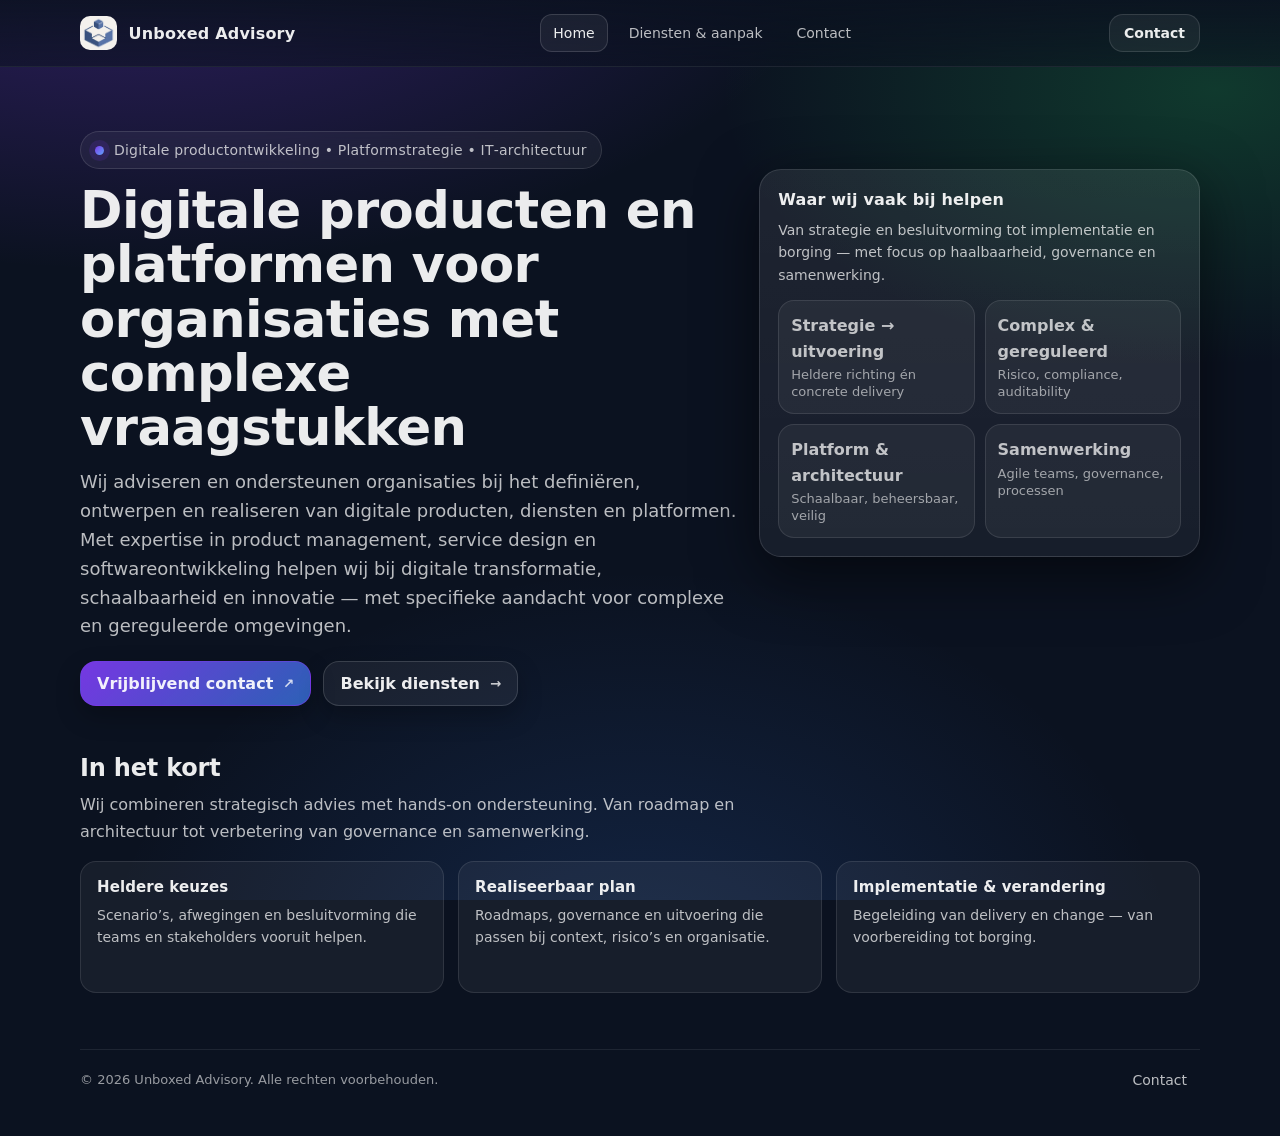
<file: index.html>
<!doctype html>
<html lang="nl">
<head>
  <meta charset="utf-8" />
  <meta name="viewport" content="width=device-width, initial-scale=1" />
  <meta name="description" content="Unboxed Advisory — digitale productontwikkeling, platformstrategie en IT-architectuur. Consultancy en interim ondersteuning in complexe omgevingen." />
  <meta name="theme-color" content="#0b1220" />
  <title>Unboxed Advisory — Home</title>
  <link rel="stylesheet" href="assets/css/styles.css" />
</head>

<body>
  <header class="topbar">
    <div class="wrap topbar-inner">
      <a class="brand" href="index.html" aria-label="Naar home">
        <img src="assets/img/logo.png" alt="Unboxed Advisory logo" class="brand-logo">
        <span>Unboxed Advisory</span>
      </a>

      <nav aria-label="Hoofdnavigatie">
        <a class="navlink" data-nav href="index.html">Home</a>
        <a class="navlink" data-nav href="diensten.html">Diensten & aanpak</a>
        <a class="navlink" data-nav href="contact.html">Contact</a>
      </nav>

      <a class="navbtn" href="contact.html">Contact</a>
    </div>
  </header>

  <main class="wrap">
    <section class="hero" aria-label="Introductie">
      <span class="pill"><span class="dot" aria-hidden="true"></span> Digitale productontwikkeling • Platformstrategie • IT‑architectuur</span>

      <div class="hero-grid">
        <div>
          <h1 class="headline">Digitale producten en platformen voor organisaties met complexe vraagstukken</h1>
          <p class="subhead">
            Wij adviseren en ondersteunen organisaties bij het definiëren, ontwerpen en realiseren van digitale producten, diensten en platformen.
            Met expertise in product management, service design en softwareontwikkeling helpen wij bij digitale transformatie, schaalbaarheid en innovatie —
            met specifieke aandacht voor complexe en gereguleerde omgevingen.
          </p>

          <div class="cta-row">
            <a class="btn btn-primary" href="contact.html">Vrijblijvend contact <small>↗</small></a>
            <a class="btn" href="diensten.html">Bekijk diensten <small>→</small></a>
          </div>
        </div>

        <aside class="side" aria-label="Kernpunten">
          <h3>Waar wij vaak bij helpen</h3>
          <p>Van strategie en besluitvorming tot implementatie en borging — met focus op haalbaarheid, governance en samenwerking.</p>

          <div class="kpi" role="list">
            <div class="box" role="listitem">
              <p class="num">Strategie → uitvoering</p>
              <p class="lab">Heldere richting én concrete delivery</p>
            </div>
            <div class="box" role="listitem">
              <p class="num">Complex & gereguleerd</p>
              <p class="lab">Risico, compliance, auditability</p>
            </div>
            <div class="box" role="listitem">
              <p class="num">Platform & architectuur</p>
              <p class="lab">Schaalbaar, beheersbaar, veilig</p>
            </div>
            <div class="box" role="listitem">
              <p class="num">Samenwerking</p>
              <p class="lab">Agile teams, governance, processen</p>
            </div>
          </div>
        </aside>
      </div>
    </section>

    <section class="section" aria-label="Kort overzicht">
      <h2 class="section-title">In het kort</h2>
      <p class="section-lead">
        Wij combineren strategisch advies met hands‑on ondersteuning. Van roadmap en architectuur tot verbetering van governance en samenwerking.
      </p>

      <div class="grid">
        <article class="card">
          <h4>Heldere keuzes</h4>
          <p>Scenario’s, afwegingen en besluitvorming die teams en stakeholders vooruit helpen.</p>
        </article>
        <article class="card">
          <h4>Realiseerbaar plan</h4>
          <p>Roadmaps, governance en uitvoering die passen bij context, risico’s en organisatie.</p>
        </article>
        <article class="card">
          <h4>Implementatie & verandering</h4>
          <p>Begeleiding van delivery en change — van voorbereiding tot borging.</p>
        </article>
      </div>
    </section>

    <footer>
      <div class="footer-row">
        <span>© <span id="year"></span> Unboxed Advisory. Alle rechten voorbehouden.</span>
        <span><a class="navlink" href="contact.html">Contact</a></span>
      </div>
    </footer>
  </main>

  <script src="assets/js/main.js"></script>
</body>
</html>
</file>
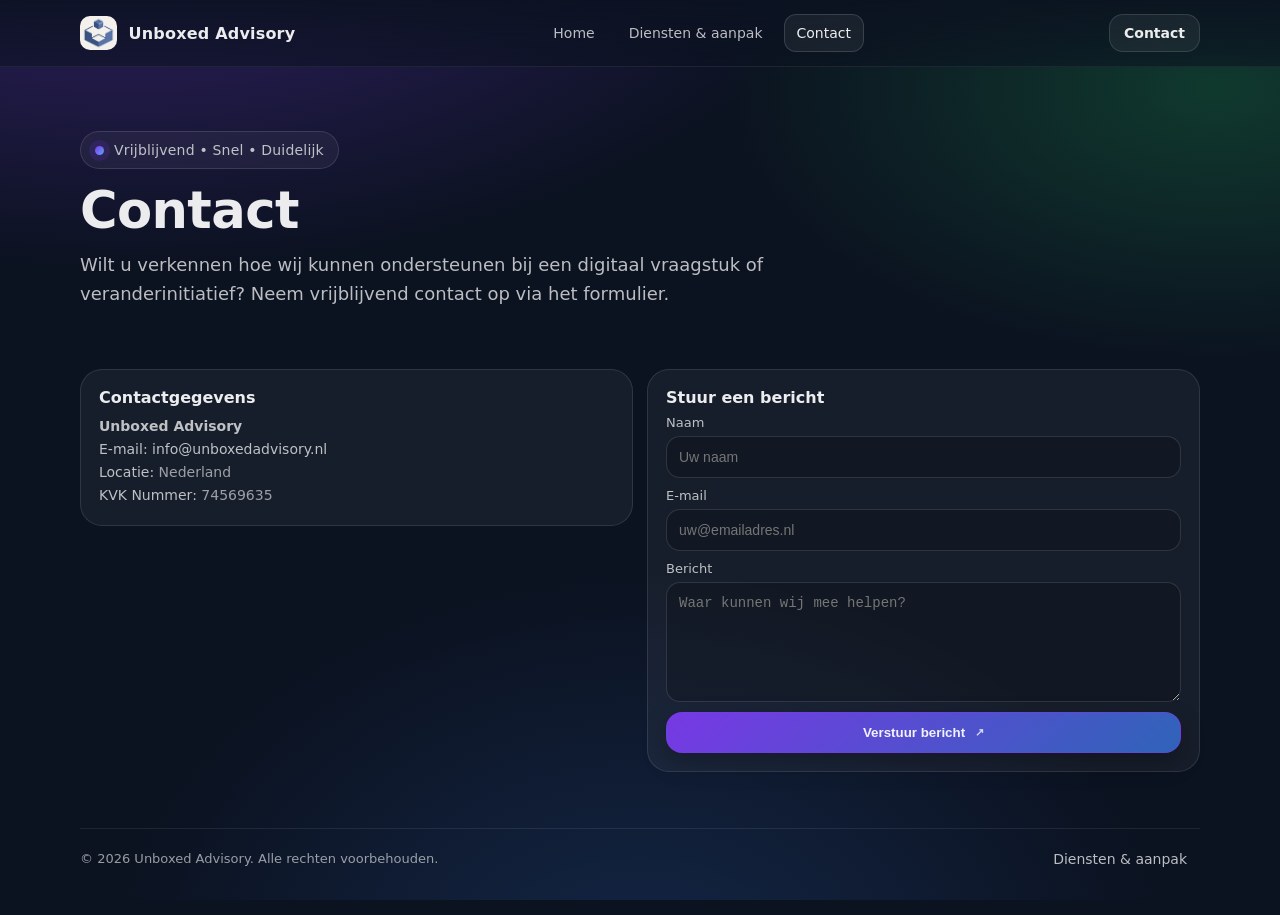
<file: contact.html>
<!doctype html>
<html lang="nl">
<head>
  <meta charset="utf-8" />
  <meta name="viewport" content="width=device-width, initial-scale=1" />
  <meta name="description" content="Contact — neem vrijblijvend contact op met Unboxed Advisory." />
  <meta name="theme-color" content="#0b1220" />
  <title>Unboxed Advisory — Contact</title>
  <link rel="stylesheet" href="assets/css/styles.css" />
</head>

<body>
  <header class="topbar">
    <div class="wrap topbar-inner">
      <a class="brand" href="index.html" aria-label="Naar home">
        <img src="assets/img/logo.png" alt="Unboxed Advisory logo" class="brand-logo">
        <span>Unboxed Advisory</span>
      </a>

      <nav aria-label="Hoofdnavigatie">
        <a class="navlink" data-nav href="index.html">Home</a>
        <a class="navlink" data-nav href="diensten.html">Diensten & aanpak</a>
        <a class="navlink" data-nav href="contact.html">Contact</a>
      </nav>

      <a class="navbtn" href="contact.html">Contact</a>
    </div>
  </header>

  <main class="wrap">
    <section class="hero" aria-label="Contact intro">
      <span class="pill"><span class="dot" aria-hidden="true"></span> Vrijblijvend • Snel • Duidelijk</span>
      <h1 class="headline">Contact</h1>
      <p class="subhead">
        Wilt u verkennen hoe wij kunnen ondersteunen bij een digitaal vraagstuk of veranderinitiatief?
        Neem vrijblijvend contact op via het formulier.
      </p>
    </section>

    <section class="section" aria-label="Contact blokken">
      <div class="contact">
        <div class="panel">
          <h3>Contactgegevens</h3>
          <p style="margin:0; color: var(--muted); line-height:1.65; font-size:14px;">
            <strong>Unboxed Advisory</strong><br>
            E-mail: <a href="mailto:info@unboxedadvisory.nl">info@unboxedadvisory.nl</a><br>
            Locatie: <span style="color: var(--subtle);">Nederland</span><br>
            KVK Nummer: <span style="color: var(--subtle);">74569635</span>
          </p>
        </div>

        <div class="panel">
          <h3>Stuur een bericht</h3>

          <div class="alert success" id="successMsg" role="status" aria-live="polite">
            Dank! Uw e‑mailprogramma is geopend. Als dat niet werkt, mail naar info@unboxedadvisory.nl.
          </div>
          <div class="alert error" id="errorMsg" role="status" aria-live="polite">
            Oeps, er ging iets mis. Kopieer uw bericht en mail het naar info@unboxedadvisory.nl.
          </div>

          <form id="contactForm" novalidate>
            <label>
              Naam
              <input name="name" type="text" autocomplete="name" placeholder="Uw naam" required />
            </label>

            <label>
              E‑mail
              <input name="email" type="email" autocomplete="email" placeholder="uw@emailadres.nl" required />
            </label>

            <label>
              Bericht
              <textarea name="message" placeholder="Waar kunnen wij mee helpen?" required></textarea>
            </label>

            <button class="btn btn-primary" type="submit">Verstuur bericht <small>↗</small></button>
          </form>
        </div>
      </div>
    </section>

    <footer>
      <div class="footer-row">
        <span>© <span id="year"></span> Unboxed Advisory. Alle rechten voorbehouden.</span>
        <span><a class="navlink" href="diensten.html">Diensten & aanpak</a></span>
      </div>
    </footer>
  </main>

  <script src="assets/js/main.js"></script>
</body>
</html>
</file>
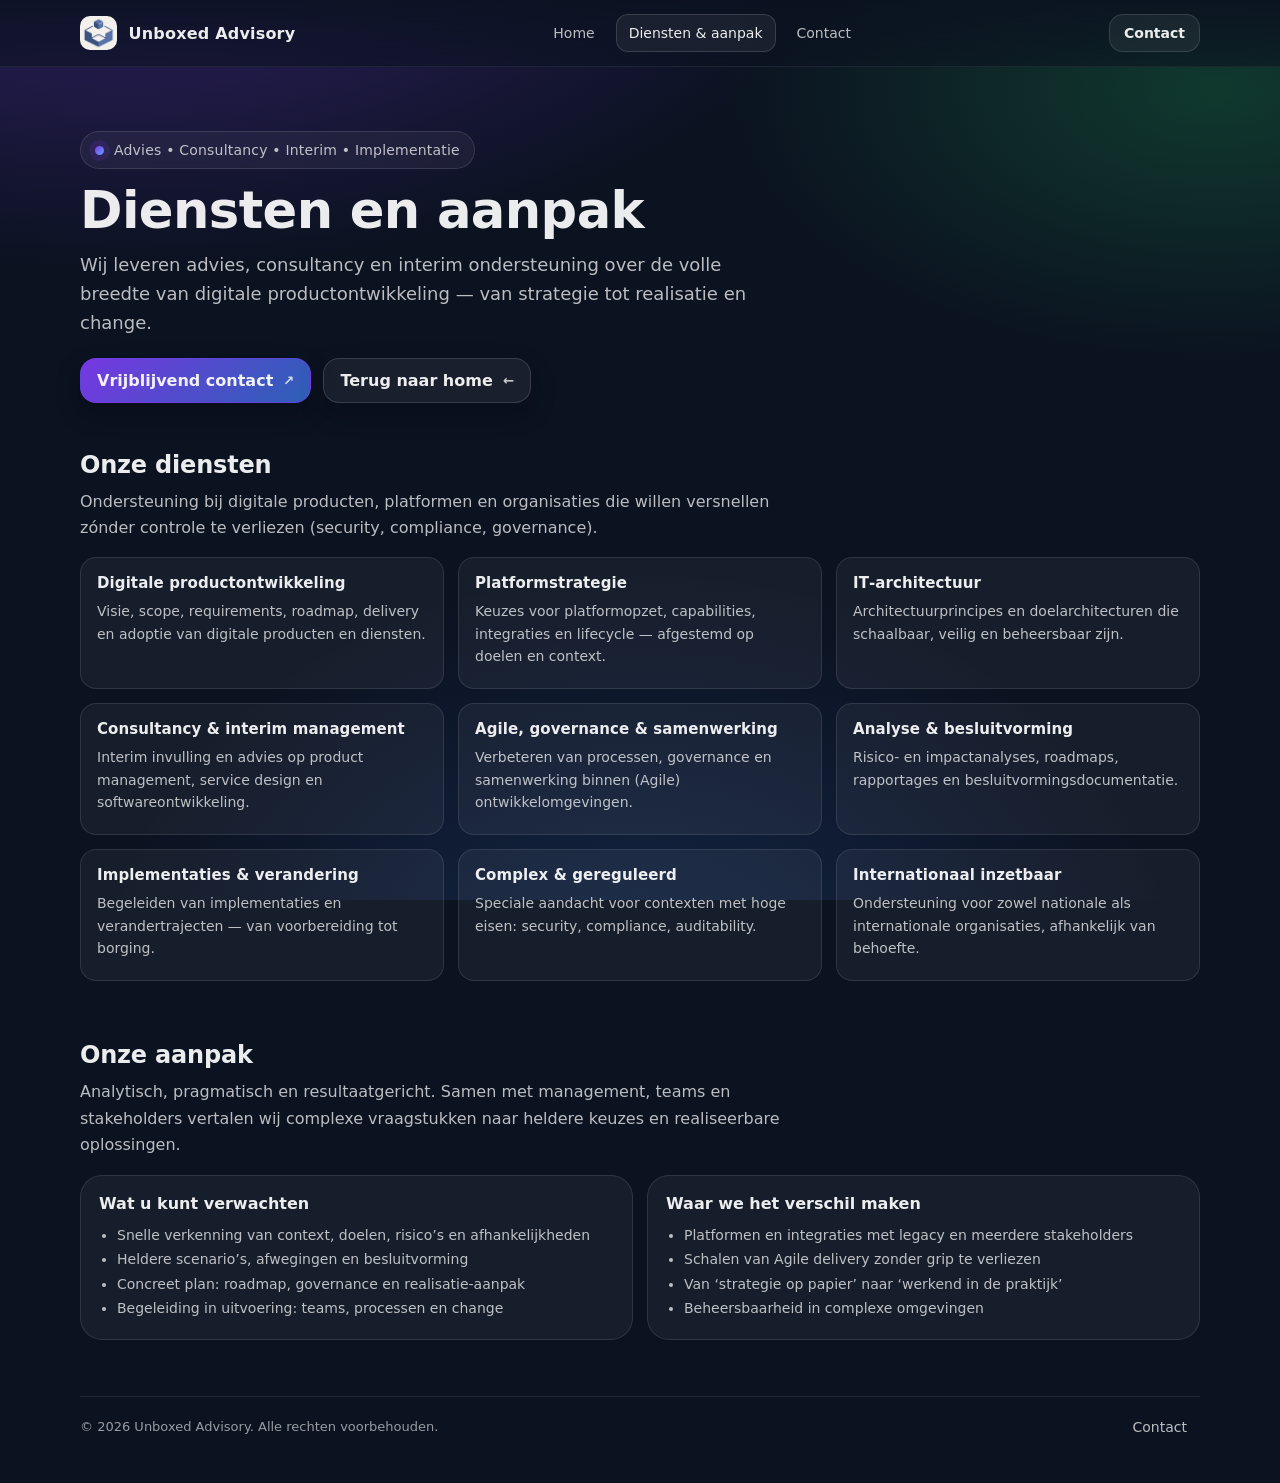
<file: diensten.html>
<!doctype html>
<html lang="nl">
<head>
  <meta charset="utf-8" />
  <meta name="viewport" content="width=device-width, initial-scale=1" />
  <meta name="description" content="Diensten en aanpak — digitale productontwikkeling, platformstrategie, IT-architectuur, governance en transformatie." />
  <meta name="theme-color" content="#0b1220" />
  <title>Unboxed Advisory — Diensten & aanpak</title>
  <link rel="stylesheet" href="assets/css/styles.css" />
</head>

<body>
  <header class="topbar">
    <div class="wrap topbar-inner">
      <a class="brand" href="index.html" aria-label="Naar home">
        <img src="assets/img/logo.png" alt="Unboxed Advisory logo" class="brand-logo">
        <span>Unboxed Advisory</span>
      </a>

      <nav aria-label="Hoofdnavigatie">
        <a class="navlink" data-nav href="index.html">Home</a>
        <a class="navlink" data-nav href="diensten.html">Diensten & aanpak</a>
        <a class="navlink" data-nav href="contact.html">Contact</a>
      </nav>

      <a class="navbtn" href="contact.html">Contact</a>
    </div>
  </header>

  <main class="wrap">
    <section class="hero" aria-label="Diensten intro">
      <span class="pill"><span class="dot" aria-hidden="true"></span> Advies • Consultancy • Interim • Implementatie</span>
      <h1 class="headline">Diensten en aanpak</h1>
      <p class="subhead">
        Wij leveren advies, consultancy en interim ondersteuning over de volle breedte van digitale productontwikkeling — van strategie tot realisatie en change.
      </p>

      <div class="cta-row">
        <a class="btn btn-primary" href="contact.html">Vrijblijvend contact <small>↗</small></a>
        <a class="btn" href="index.html">Terug naar home <small>←</small></a>
      </div>
    </section>

    <section class="section" aria-label="Diensten">
      <h2 class="section-title">Onze diensten</h2>
      <p class="section-lead">
        Ondersteuning bij digitale producten, platformen en organisaties die willen versnellen zónder controle te verliezen (security, compliance, governance).
      </p>

      <div class="grid">
        <article class="card">
          <h4>Digitale productontwikkeling</h4>
          <p>Visie, scope, requirements, roadmap, delivery en adoptie van digitale producten en diensten.</p>
        </article>

        <article class="card">
          <h4>Platformstrategie</h4>
          <p>Keuzes voor platformopzet, capabilities, integraties en lifecycle — afgestemd op doelen en context.</p>
        </article>

        <article class="card">
          <h4>IT‑architectuur</h4>
          <p>Architectuurprincipes en doelarchitecturen die schaalbaar, veilig en beheersbaar zijn.</p>
        </article>

        <article class="card">
          <h4>Consultancy & interim management</h4>
          <p>Interim invulling en advies op product management, service design en softwareontwikkeling.</p>
        </article>

        <article class="card">
          <h4>Agile, governance & samenwerking</h4>
          <p>Verbeteren van processen, governance en samenwerking binnen (Agile) ontwikkelomgevingen.</p>
        </article>

        <article class="card">
          <h4>Analyse & besluitvorming</h4>
          <p>Risico- en impactanalyses, roadmaps, rapportages en besluitvormingsdocumentatie.</p>
        </article>

        <article class="card">
          <h4>Implementaties & verandering</h4>
          <p>Begeleiden van implementaties en verandertrajecten — van voorbereiding tot borging.</p>
        </article>

        <article class="card">
          <h4>Complex & gereguleerd</h4>
          <p>Speciale aandacht voor contexten met hoge eisen: security, compliance, auditability.</p>
        </article>

        <article class="card">
          <h4>Internationaal inzetbaar</h4>
          <p>Ondersteuning voor zowel nationale als internationale organisaties, afhankelijk van behoefte.</p>
        </article>
      </div>
    </section>

    <section class="section" aria-label="Aanpak">
      <h2 class="section-title">Onze aanpak</h2>
      <p class="section-lead">
        Analytisch, pragmatisch en resultaatgericht. Samen met management, teams en stakeholders vertalen wij complexe vraagstukken naar heldere keuzes en realiseerbare oplossingen.
      </p>

      <div class="split">
        <div class="panel">
          <h3>Wat u kunt verwachten</h3>
          <ul>
            <li>Snelle verkenning van context, doelen, risico’s en afhankelijkheden</li>
            <li>Heldere scenario’s, afwegingen en besluitvorming</li>
            <li>Concreet plan: roadmap, governance en realisatie-aanpak</li>
            <li>Begeleiding in uitvoering: teams, processen en change</li>
          </ul>
        </div>

        <div class="panel">
          <h3>Waar we het verschil maken</h3>
          <ul>
            <li>Platformen en integraties met legacy en meerdere stakeholders</li>
            <li>Schalen van Agile delivery zonder grip te verliezen</li>
            <li>Van ‘strategie op papier’ naar ‘werkend in de praktijk’</li>
            <li>Beheersbaarheid in complexe omgevingen</li>
          </ul>
        </div>
      </div>
    </section>

    <footer>
      <div class="footer-row">
        <span>© <span id="year"></span> Unboxed Advisory. Alle rechten voorbehouden.</span>
        <span><a class="navlink" href="contact.html">Contact</a></span>
      </div>
    </footer>
  </main>

  <script src="assets/js/main.js"></script>
</body>
</html>
</file>
<file: assets/css/styles.css>
:root{
  --bg: #0b1220;
  --panel: rgba(255,255,255,.06);
  --panel2: rgba(255,255,255,.10);
  --text: rgba(255,255,255,.92);
  --muted: rgba(255,255,255,.72);
  --subtle: rgba(255,255,255,.58);
  --line: rgba(255,255,255,.12);
  --brand: #7c3aed;
  --brand2:#22c55e;
  --shadow: 0 18px 60px rgba(0,0,0,.55);
  --radius: 22px;
  --radius2: 16px;
  --max: 1120px;
}

*{ box-sizing: border-box; }
html, body { height: 100%; }
html{ scroll-behavior: smooth; }
body{
  margin: 0;
  font-family: ui-sans-serif, system-ui, -apple-system, Segoe UI, Roboto, Helvetica, Arial, "Apple Color Emoji","Segoe UI Emoji";
  color: var(--text);
  background:
    radial-gradient(1200px 600px at 10% -10%, rgba(124,58,237,.35), transparent 60%),
    radial-gradient(900px 500px at 95% 10%, rgba(34,197,94,.22), transparent 55%),
    radial-gradient(900px 700px at 50% 110%, rgba(59,130,246,.18), transparent 60%),
    var(--bg);
  overflow-x: hidden;
  background-repeat: no-repeat;
  background-size: cover;
  background-attachment: fixed;
}

a{ color: inherit; text-decoration: none; }
.wrap{ width: min(var(--max), calc(100% - 48px)); margin: 0 auto; }

.topbar{
  position: sticky;
  top: 0;
  z-index: 30;
  background: linear-gradient(to bottom, rgba(11,18,32,.88), rgba(11,18,32,.55));
  backdrop-filter: blur(14px);
  border-bottom: 1px solid rgba(255,255,255,.08);
}
.topbar-inner{
  display:flex;
  align-items:center;
  justify-content:space-between;
  padding: 14px 0;
  gap: 18px;
}

.brand{
  display:flex; align-items:center; gap:12px;
  font-weight: 800; letter-spacing: .2px; white-space: nowrap;
}

.brand-logo{
  height: 34px;   /* pas aan: 28–40px is meestal mooi */
  width: auto;    /* voorkomt vervorming */
  display: block; /* voorkomt rare whitespace */
  border-radius: 10px; /* optioneel: alleen als je afgeronde hoeken wilt */
}

nav{
  display:flex; align-items:center; gap: 8px;
  flex-wrap: wrap;
  justify-content: flex-end;
}
.navlink{
  padding: 10px 12px;
  border-radius: 12px;
  color: var(--muted);
  font-size: 14px;
  border: 1px solid transparent;
}
.navlink:hover{
  color: var(--text);
  border-color: rgba(255,255,255,.10);
  background: rgba(255,255,255,.04);
}
.navlink.active{
  color: var(--text);
  border-color: rgba(255,255,255,.14);
  background: rgba(255,255,255,.06);
}

.navbtn{
  padding: 10px 14px;
  border-radius: 14px;
  font-weight: 650;
  font-size: 14px;
  border: 1px solid rgba(255,255,255,.12);
  background: rgba(255,255,255,.06);
  color: var(--text);
}
.navbtn:hover{
  transform: translateY(-1px);
  background: rgba(255,255,255,.09);
}

.pill{
  display:inline-flex; align-items:center; gap:10px;
  padding: 10px 14px;
  border: 1px solid var(--line);
  border-radius: 999px;
  background: rgba(255,255,255,.05);
  color: var(--muted);
  font-size: 14px;
  letter-spacing: .2px;
  backdrop-filter: blur(10px);
}
.dot{
  width: 9px; height: 9px; border-radius: 50%;
  background: linear-gradient(135deg, var(--brand), #60a5fa);
  box-shadow: 0 0 0 6px rgba(124,58,237,.15);
}

main{ padding: 46px 0 14px; }
.hero{
  padding: 18px 0 10px;
}
.hero-grid{
  display:grid;
  grid-template-columns: 1.2fr .8fr;
  gap: 18px;
  align-items: start;
}
.headline{
  font-size: clamp(32px, 4.0vw, 52px);
  line-height: 1.06;
  margin: 14px 0 14px;
  letter-spacing: -0.6px;
}
.subhead{
  font-size: 18px;
  line-height: 1.6;
  color: var(--muted);
  max-width: 60ch;
  margin: 0 0 20px;
}

.cta-row{ display:flex; gap: 12px; flex-wrap: wrap; margin: 16px 0 8px; }
.btn{
  display:inline-flex; align-items:center; justify-content:center; gap: 10px;
  padding: 12px 16px;
  border-radius: 16px;
  border: 1px solid rgba(255,255,255,.14);
  background: rgba(255,255,255,.06);
  color: var(--text);
  font-weight: 650;
  box-shadow: 0 10px 24px rgba(0,0,0,.25);
  transition: transform .15s ease, background .15s ease, border-color .15s ease;
}
.btn:hover{ transform: translateY(-1px); background: rgba(255,255,255,.09); border-color: rgba(255,255,255,.18); }
.btn-primary{
  border-color: rgba(124,58,237,.55);
  background: linear-gradient(135deg, rgba(124,58,237,.95), rgba(59,130,246,.70));
}
.btn-primary:hover{
  border-color: rgba(124,58,237,.75);
  background: linear-gradient(135deg, rgba(124,58,237,1), rgba(59,130,246,.85));
}
.btn small{ opacity: .85; font-weight: 600; }

.side{
  border-radius: var(--radius);
  background: linear-gradient(180deg, rgba(255,255,255,.08), rgba(255,255,255,.05));
  border: 1px solid rgba(255,255,255,.12);
  box-shadow: var(--shadow);
  padding: 18px;
}
.side h3{ margin: 2px 0 10px; font-size: 16px; letter-spacing: .2px; }
.side p{ margin: 0 0 14px; color: var(--muted); line-height: 1.6; font-size: 14px; }

.kpi{
  display:grid;
  grid-template-columns: 1fr 1fr;
  gap: 10px;
  margin-top: 12px;
}
.kpi .box{
  border-radius: 16px;
  background: rgba(255,255,255,.05);
  border: 1px solid rgba(255,255,255,.10);
  padding: 12px;
}
.kpi .num{ font-size: 16px; font-weight: 800; margin: 0 0 3px; }
.kpi .lab{ margin: 0; color: var(--subtle); font-size: 13px; line-height: 1.3; }

.section{ padding: 30px 0; }
.section-title{ font-size: 24px; margin: 0 0 10px; letter-spacing: -.2px; }
.section-lead{ margin: 0 0 16px; color: var(--muted); line-height: 1.65; max-width: 72ch; }

.grid{
  display:grid;
  grid-template-columns: repeat(3, 1fr);
  gap: 14px;
  margin-top: 12px;
}
.card{
  border-radius: var(--radius2);
  background: rgba(255,255,255,.05);
  border: 1px solid rgba(255,255,255,.10);
  padding: 16px;
  min-height: 132px;
  transition: transform .15s ease, border-color .15s ease, background .15s ease;
}
.card:hover{
  transform: translateY(-2px);
  border-color: rgba(255,255,255,.16);
  background: rgba(255,255,255,.07);
}
.card h4{ margin: 0 0 8px; font-size: 15px; letter-spacing: .1px; }
.card p{ margin: 0; color: var(--muted); line-height: 1.6; font-size: 14px; }

.split{
  display:grid;
  grid-template-columns: 1fr 1fr;
  gap: 14px;
  margin-top: 10px;
}
.panel{
  border-radius: var(--radius);
  background: rgba(255,255,255,.05);
  border: 1px solid rgba(255,255,255,.10);
  padding: 18px;
}
.panel h3{ margin: 0 0 8px; font-size: 16px; }
.panel ul{ margin: 10px 0 0; padding-left: 18px; color: var(--muted); line-height: 1.75; font-size: 14px; }

.contact{
  display:grid;
  grid-template-columns: 1fr 1fr;
  gap: 14px;
  align-items: start;
}
form{ display:grid; gap: 10px; margin-top: 6px; }
label{ display:grid; gap: 6px; font-size: 13px; color: var(--muted); }
input, textarea{
  width: 100%;
  padding: 12px 12px;
  border-radius: 14px;
  border: 1px solid rgba(255,255,255,.12);
  background: rgba(0,0,0,.18);
  color: var(--text);
  outline: none;
  font-size: 14px;
}
input:focus, textarea:focus{
  border-color: rgba(124,58,237,.7);
  box-shadow: 0 0 0 5px rgba(124,58,237,.18);
}
textarea{ min-height: 120px; resize: vertical; }

.hint{ color: var(--subtle); font-size: 12.5px; line-height: 1.55; margin-top: 8px; }

.alert{
  display:none;
  padding: 10px 12px;
  border-radius: 14px;
  border: 1px solid rgba(255,255,255,.12);
  font-size: 14px;
}
.alert.success{
  background: rgba(34,197,94,.12);
  border-color: rgba(34,197,94,.26);
}
.alert.error{
  background: rgba(239,68,68,.12);
  border-color: rgba(239,68,68,.26);
}

footer{
  margin-top: 26px;
  padding: 22px 0 34px;
  border-top: 1px solid rgba(255,255,255,.08);
  color: var(--subtle);
  font-size: 13px;
}
.footer-row{
  display:flex;
  align-items:center;
  justify-content:space-between;
  gap: 10px;
  flex-wrap: wrap;
}

/* Mobile */
@media (max-width: 900px){
  nav{ display:none; }
  .hero-grid{ grid-template-columns: 1fr; }
  .grid{ grid-template-columns: 1fr; }
  .split{ grid-template-columns: 1fr; }
  .contact{ grid-template-columns: 1fr; }
}

/* Reduced motion */
@media (prefers-reduced-motion: reduce){
  *{ scroll-behavior: auto !important; transition: none !important; }
}
</file>
